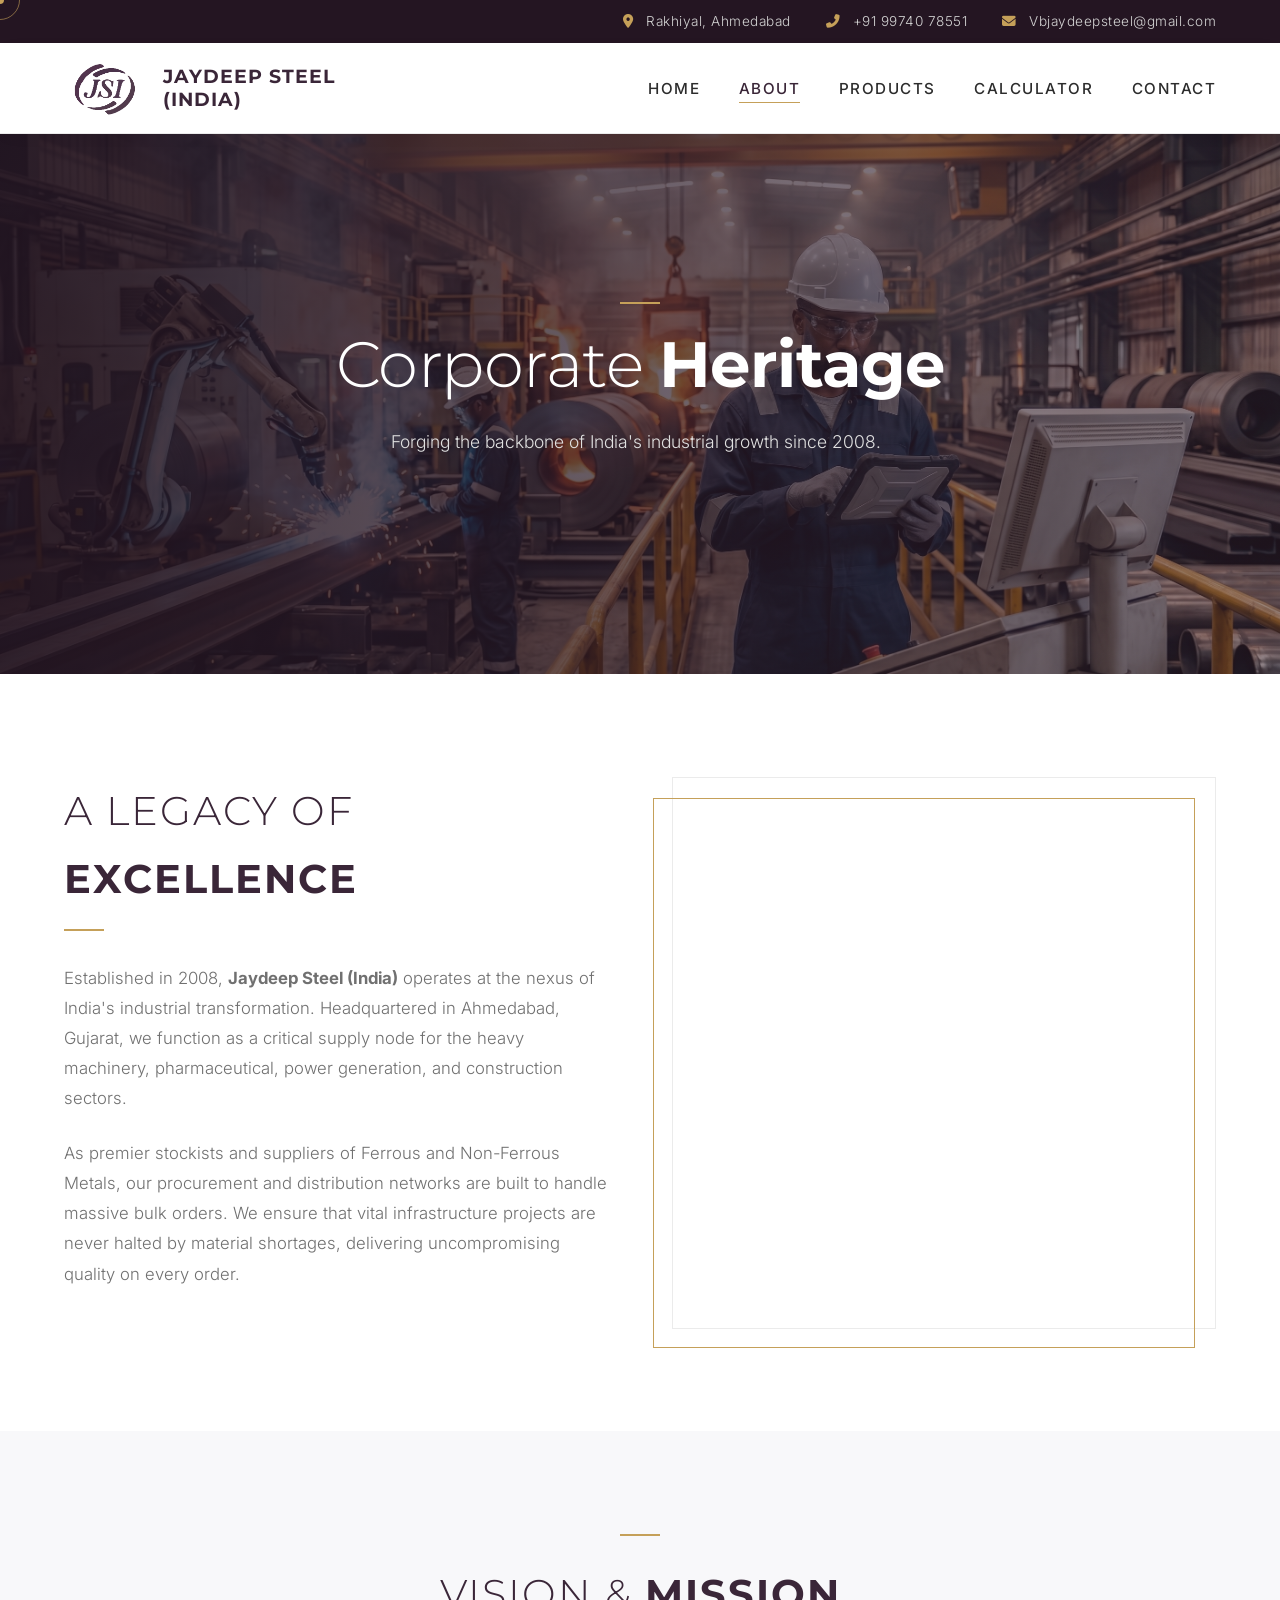
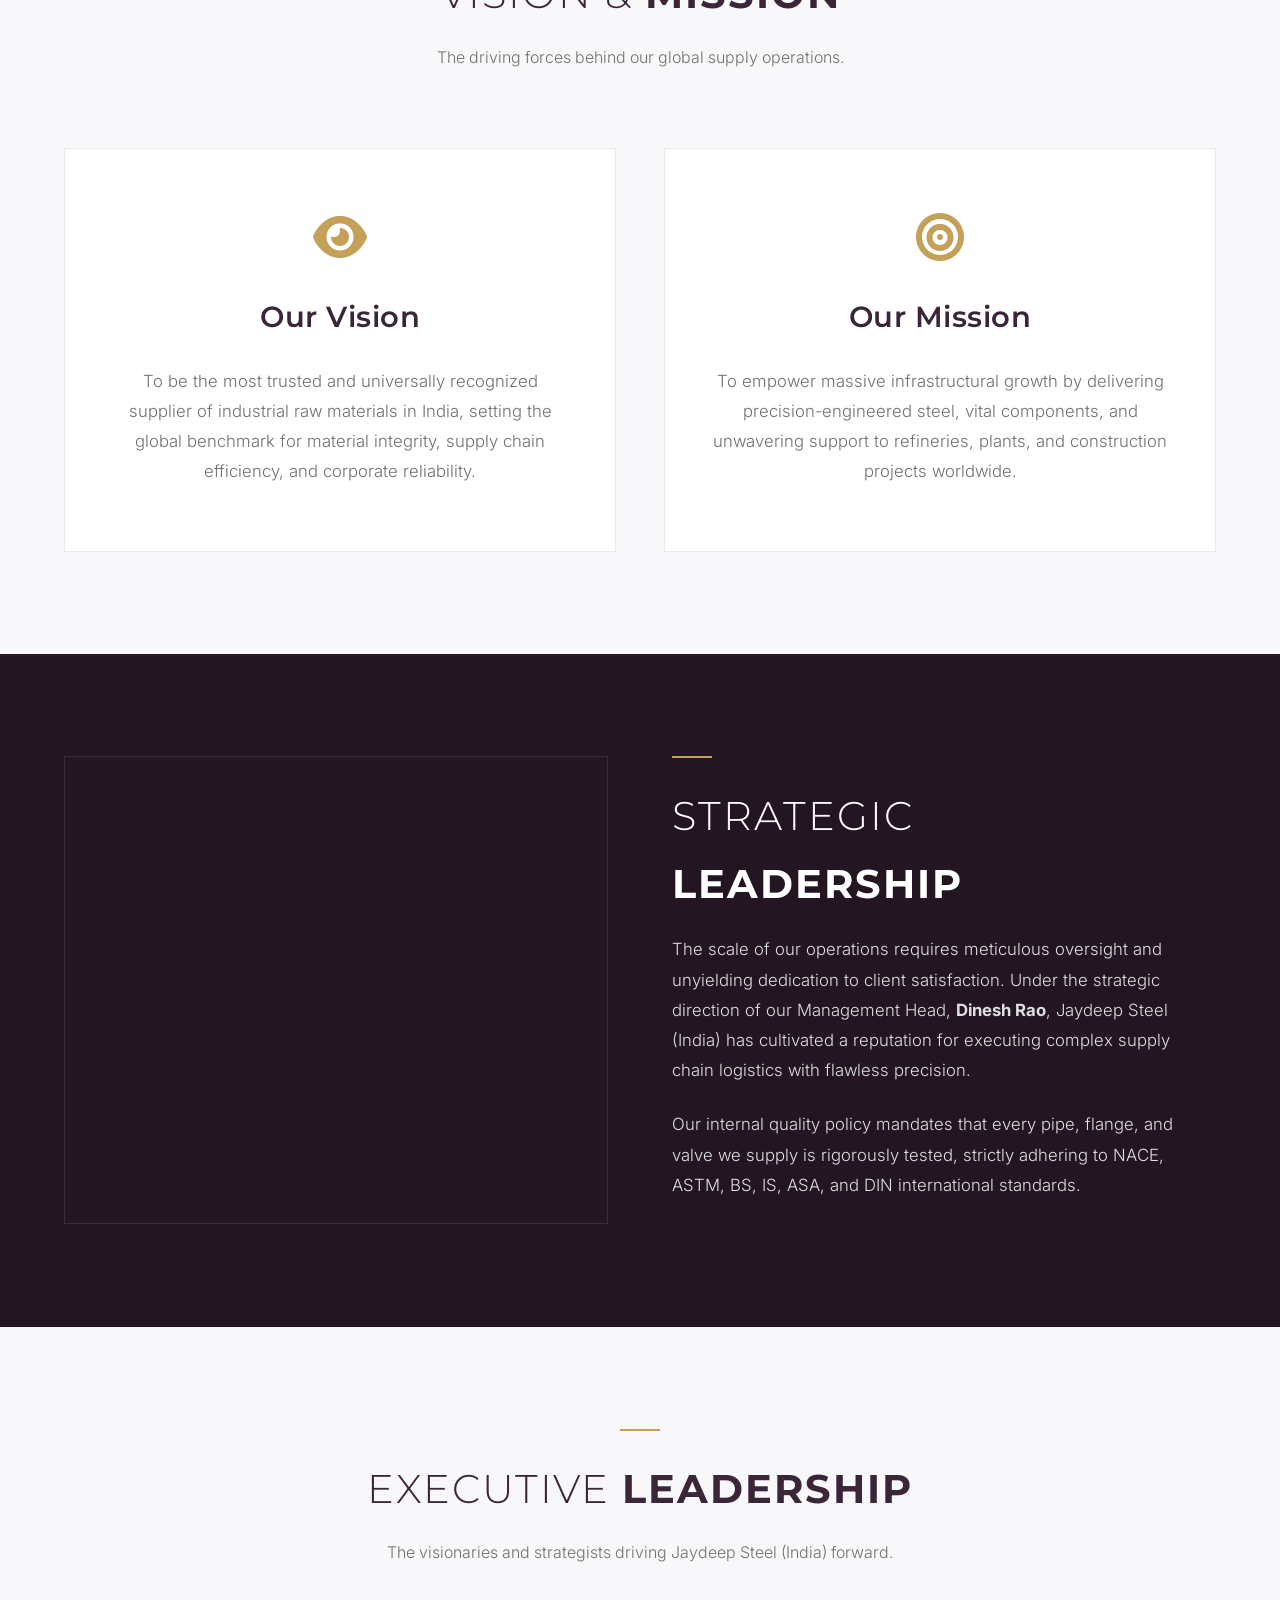
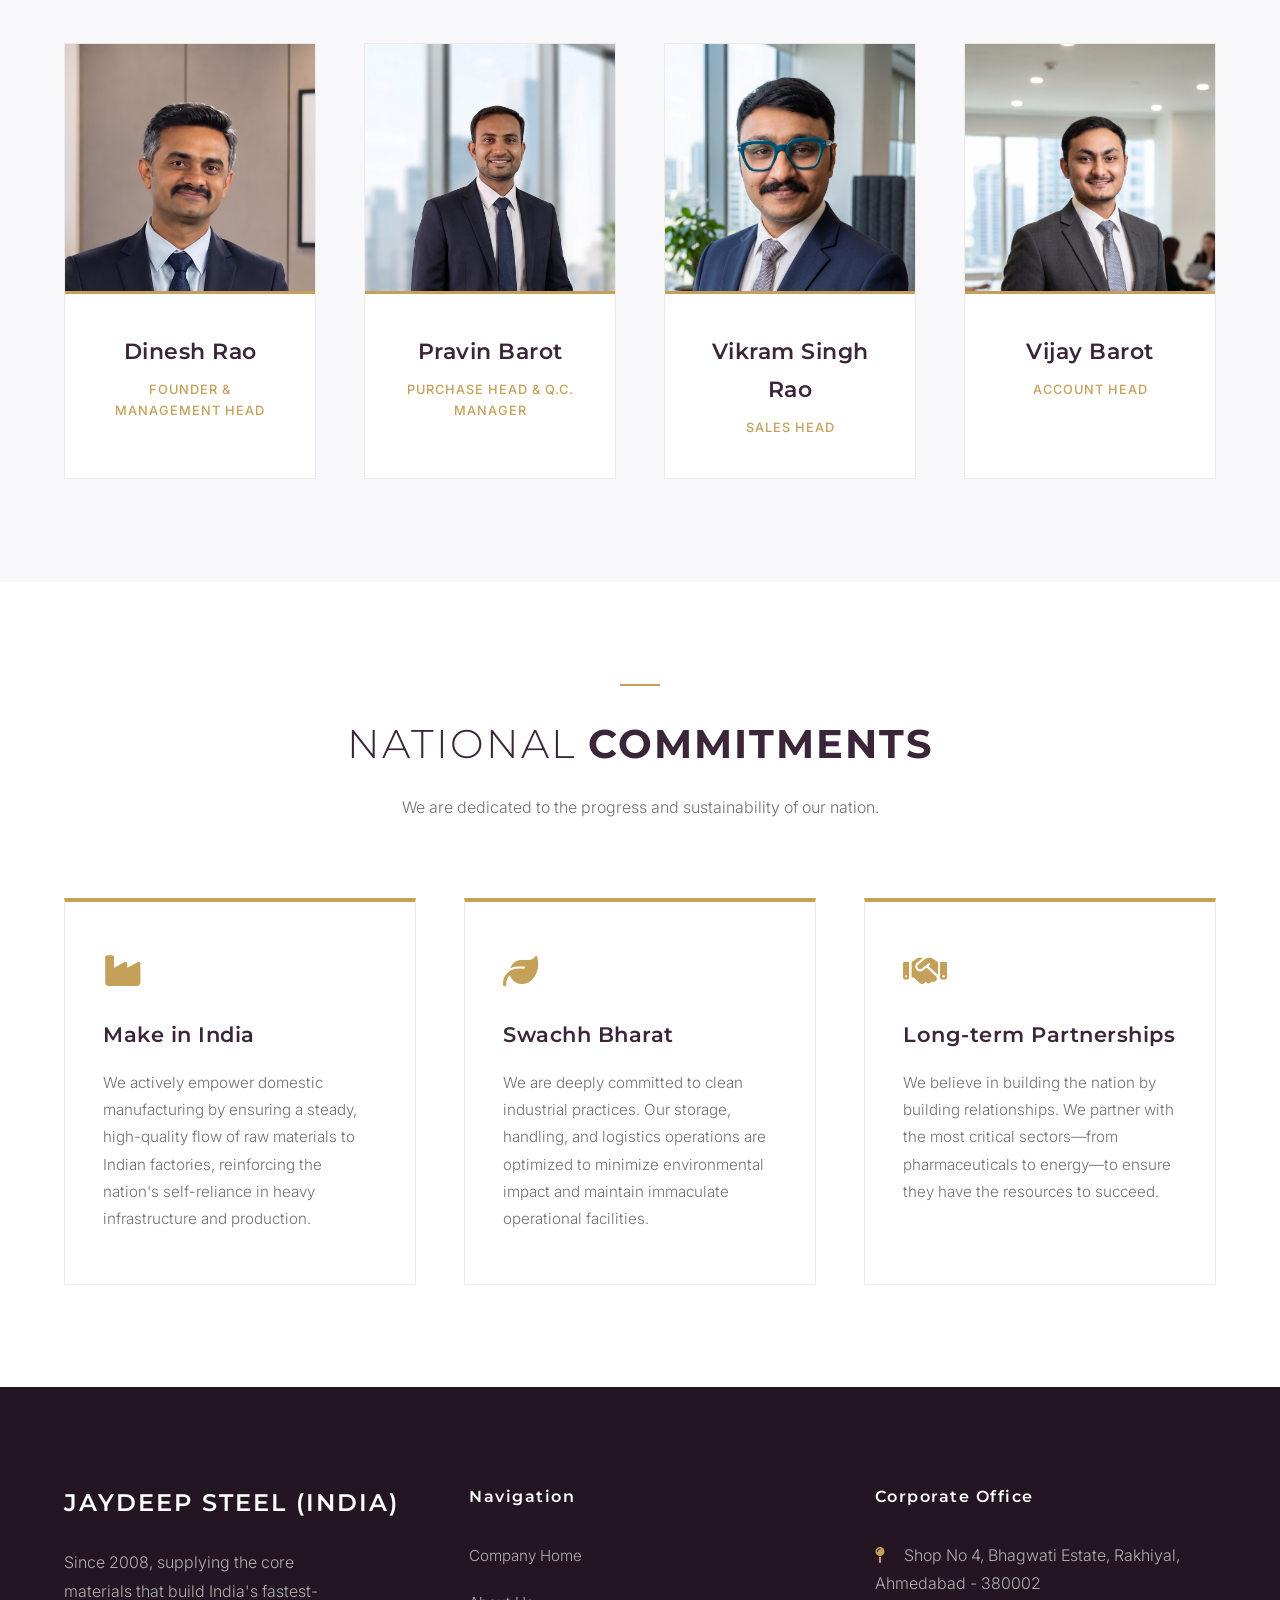
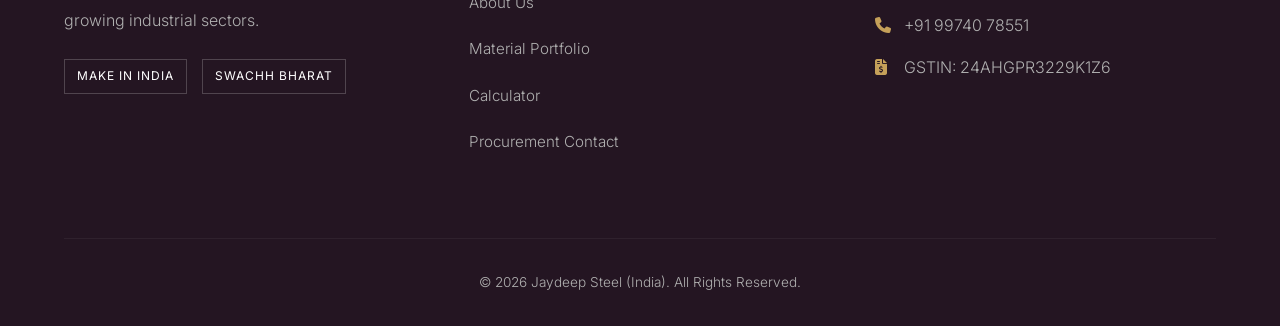
<file: about.html>
<!DOCTYPE html>
<html lang="en">
<head>
    <meta charset="UTF-8">
    <meta name="viewport" content="width=device-width, initial-scale=1.0">
    <title>Corporate Profile | Jaydeep Steel (India)</title>
    <link rel="stylesheet" href="https://cdnjs.cloudflare.com/ajax/libs/font-awesome/6.4.0/css/all.min.css">
    <link rel="stylesheet" href="styles.css">
</head>
<body>
    <div class="cursor-dot"></div>
    <div class="cursor-outline"></div>

    <div class="top-bar">
        <span><i class="fas fa-map-marker-alt"></i> Rakhiyal, Ahmedabad</span>
        <span><i class="fas fa-phone-alt"></i> +91 99740 78551</span>
        <span><i class="fas fa-envelope"></i> Vbjaydeepsteel@gmail.com</span>
    </div>
    
    <header>
        <nav>
            <a href="index.html" class="logo-link">
                <img src="edited-photo (1).png" alt="JSI Logo">
                <span class="logo-text">JAYDEEP STEEL<br>(INDIA)</span>
            </a>
            <div class="hamburger"><i class="fas fa-bars"></i></div>
            <ul class="nav-links">
                <li><a href="index.html">Home</a></li>
                <li><a href="about.html" class="active">About</a></li>
                <li><a href="products.html">Products</a></li>
                <li><a href="calculator.html">Calculator</a></li>
                <li><a href="contact.html">Contact</a></li>
            </ul>
        </nav>
    </header>

    <section class="hero" style="height: clamp(50vh, 60vh, 700px); background: url('hero2.png') center/cover no-repeat;">
        <div class="hero-content reveal visible" style="text-align: center; margin: 0 auto; max-width: 800px;">
            <div class="title-line" style="background-color: var(--accent-gold);"></div>
            <h1>Corporate <strong>Heritage</strong></h1>
            <p>Forging the backbone of India's industrial growth since 2008.</p>
        </div>
    </section>

    <section class="section">
        <div class="split-content">
            <div class="reveal">
                <h2 class="section-title" style="text-align: left;">A Legacy of <strong>Excellence</strong></h2>
                <div class="title-line" style="margin: 0 0 2rem 0;"></div>
                
                <p style="color: var(--text-muted); font-size: 1.05rem; margin-bottom: 1.5rem; font-weight: 300; line-height: 1.8;">Established in 2008, <strong>Jaydeep Steel (India)</strong> operates at the nexus of India's industrial transformation. Headquartered in Ahmedabad, Gujarat, we function as a critical supply node for the heavy machinery, pharmaceutical, power generation, and construction sectors.</p>
                <p style="color: var(--text-muted); font-size: 1.05rem; margin-bottom: 2.5rem; font-weight: 300; line-height: 1.8;">As premier stockists and suppliers of Ferrous and Non-Ferrous Metals, our procurement and distribution networks are built to handle massive bulk orders. We ensure that vital infrastructure projects are never halted by material shortages, delivering uncompromising quality on every order.</p>
            </div>
            
            <div class="reveal" style="height: 100%; min-height: clamp(350px, 50vh, 500px); background: url('https://images.unsplash.com/photo-1581091226825-a6a2a5aee158?auto=format&fit=crop&w=800&q=80') center/cover; position: relative; border: 1px solid var(--border-light); transition-delay: 0.3s;">
                <div style="position: absolute; bottom: -20px; left: -20px; width: 100%; height: 100%; border: 1px solid var(--accent-gold); z-index: -1;"></div>
            </div>
        </div>
    </section>

    <section class="section bg-alt">
        <div class="section-header reveal">
            <div class="title-line"></div>
            <h2 class="section-title">Vision & <strong>Mission</strong></h2>
            <p style="color: var(--text-muted); max-width: 600px; margin: 0 auto; font-weight: 300;">The driving forces behind our global supply operations.</p>
        </div>

        <div class="grid">
            <div class="card reveal" style="transition-delay: 0.1s; text-align: center; padding: clamp(3rem, 5vw, 4rem) clamp(2rem, 4vw, 3rem);">
                <i class="fas fa-eye card-icon" style="font-size: clamp(2.5rem, 4vw, 3rem); margin-bottom: 2rem;"></i>
                <h3 style="font-size: clamp(1.4rem, 3vw, 1.8rem); margin-bottom: 1.5rem;">Our Vision</h3>
                <p style="font-size: clamp(0.95rem, 2vw, 1.05rem);">To be the most trusted and universally recognized supplier of industrial raw materials in India, setting the global benchmark for material integrity, supply chain efficiency, and corporate reliability.</p>
            </div>

            <div class="card reveal" style="transition-delay: 0.3s; text-align: center; padding: clamp(3rem, 5vw, 4rem) clamp(2rem, 4vw, 3rem);">
                <i class="fas fa-bullseye card-icon" style="font-size: clamp(2.5rem, 4vw, 3rem); margin-bottom: 2rem;"></i>
                <h3 style="font-size: clamp(1.4rem, 3vw, 1.8rem); margin-bottom: 1.5rem;">Our Mission</h3>
                <p style="font-size: clamp(0.95rem, 2vw, 1.05rem);">To empower massive infrastructural growth by delivering precision-engineered steel, vital components, and unwavering support to refineries, plants, and construction projects worldwide.</p>
            </div>
        </div>
    </section>

    <section class="section dark-section">
        <div class="split-content">
            <div class="reveal" style="order: 2;">
                <div class="title-line" style="margin-left: 0;"></div>
                <h2 class="section-title" style="text-align: left;">Strategic <strong>Leadership</strong></h2>
                <p style="color: #E0E0E0; font-size: 1.05rem; margin-bottom: 1.5rem; font-weight: 300; line-height: 1.8;">The scale of our operations requires meticulous oversight and unyielding dedication to client satisfaction. Under the strategic direction of our Management Head, <strong>Dinesh Rao</strong>, Jaydeep Steel (India) has cultivated a reputation for executing complex supply chain logistics with flawless precision.</p>
                <p style="color: #E0E0E0; font-size: 1.05rem; margin-bottom: 1.5rem; font-weight: 300; line-height: 1.8;">Our internal quality policy mandates that every pipe, flange, and valve we supply is rigorously tested, strictly adhering to NACE, ASTM, BS, IS, ASA, and DIN international standards.</p>
            </div>
            
            <div class="reveal" style="order: 1; height: 100%; min-height: clamp(350px, 50vh, 400px); background: url('https://images.unsplash.com/photo-1552664730-d307ca884978?auto=format&fit=crop&w=800&q=80') center/cover; position: relative; border: 1px solid rgba(255,255,255,0.1); transition-delay: 0.3s;">
                </div>
        </div>
    </section>

    <section class="section bg-alt">
        <div class="section-header reveal">
            <div class="title-line"></div>
            <h2 class="section-title">Executive <strong>Leadership</strong></h2>
            <p style="color: var(--text-muted); max-width: 600px; margin: 0 auto; font-weight: 300;">The visionaries and strategists driving Jaydeep Steel (India) forward.</p>
        </div>

        <div class="grid" style="grid-template-columns: repeat(auto-fit, minmax(250px, 1fr));">
            
            <div class="product-card reveal" style="transition-delay: 0.1s;">
                <div class="product-img-container" style="border-bottom: 3px solid var(--accent-gold);">
                    <img src="founder.png" alt="Dinesh Rao - Founder">
                </div>
                <div class="product-content" style="text-align: center;">
                    <h3 style="margin-bottom: 0.2rem; font-size: 1.4rem;">Dinesh Rao</h3>
                    <span class="spec-highlight" style="border: none; margin-top: 5px; padding-top: 0; color: var(--accent-gold);">Founder & Management Head</span>
                </div>
            </div>

            <div class="product-card reveal" style="transition-delay: 0.2s;">
                <div class="product-img-container" style="border-bottom: 3px solid var(--accent-gold);">
                    <img src="Purchase head and Q C manager.png" alt="Pravin Barot - Purchase Head & QC Manager">
                </div>
                <div class="product-content" style="text-align: center;">
                    <h3 style="margin-bottom: 0.2rem; font-size: 1.4rem;">Pravin Barot</h3>
                    <span class="spec-highlight" style="border: none; margin-top: 5px; padding-top: 0; color: var(--accent-gold);">Purchase Head & Q.C. Manager</span>
                </div>
            </div>

            <div class="product-card reveal" style="transition-delay: 0.3s;">
                <div class="product-img-container" style="border-bottom: 3px solid var(--accent-gold);">
                    <img src="Sales head.png" alt="Vikram Singh Rao - Sales Head">
                </div>
                <div class="product-content" style="text-align: center;">
                    <h3 style="margin-bottom: 0.2rem; font-size: 1.4rem;">Vikram Singh Rao</h3>
                    <span class="spec-highlight" style="border: none; margin-top: 5px; padding-top: 0; color: var(--accent-gold);">Sales Head</span>
                </div>
            </div>

            <div class="product-card reveal" style="transition-delay: 0.4s;">
                <div class="product-img-container" style="border-bottom: 3px solid var(--accent-gold);">
                    <img src="Account head.png" alt="Vijay Barot - Account Head">
                </div>
                <div class="product-content" style="text-align: center;">
                    <h3 style="margin-bottom: 0.2rem; font-size: 1.4rem;">Vijay Barot</h3>
                    <span class="spec-highlight" style="border: none; margin-top: 5px; padding-top: 0; color: var(--accent-gold);">Account Head</span>
                </div>
            </div>

        </div>
    </section>

    <section class="section">
        <div class="section-header reveal">
            <div class="title-line"></div>
            <h2 class="section-title">National <strong>Commitments</strong></h2>
            <p style="color: var(--text-muted); max-width: 600px; margin: 0 auto; font-weight: 300;">We are dedicated to the progress and sustainability of our nation.</p>
        </div>

        <div class="grid">
            <div class="card reveal" style="transition-delay: 0.1s; border-top: 4px solid var(--accent-gold);">
                <i class="fas fa-industry card-icon"></i>
                <h3>Make in India</h3>
                <p>We actively empower domestic manufacturing by ensuring a steady, high-quality flow of raw materials to Indian factories, reinforcing the nation's self-reliance in heavy infrastructure and production.</p>
            </div>
            <div class="card reveal" style="transition-delay: 0.3s; border-top: 4px solid var(--accent-gold);">
                <i class="fas fa-leaf card-icon"></i>
                <h3>Swachh Bharat</h3>
                <p>We are deeply committed to clean industrial practices. Our storage, handling, and logistics operations are optimized to minimize environmental impact and maintain immaculate operational facilities.</p>
            </div>
            <div class="card reveal" style="transition-delay: 0.5s; border-top: 4px solid var(--accent-gold);">
                <i class="fas fa-handshake card-icon"></i>
                <h3>Long-term Partnerships</h3>
                <p>We believe in building the nation by building relationships. We partner with the most critical sectors—from pharmaceuticals to energy—to ensure they have the resources to succeed.</p>
            </div>
        </div>
    </section>

    <footer>
        <div class="footer-grid">
            <div class="footer-brand">
                <h2>JAYDEEP STEEL (INDIA)</h2>
                <p style="font-weight: 300; max-width: 300px; line-height: 1.8;">Since 2008, supplying the core materials that build India's fastest-growing industrial sectors.</p>
                <div style="margin-top: 25px; display: flex; flex-wrap: wrap; gap: 15px;">
                    <span style="border: 1px solid rgba(255,255,255,0.2); padding: 6px 12px; font-size: 0.75rem; letter-spacing: 1px; color: #fff;">MAKE IN INDIA</span>
                    <span style="border: 1px solid rgba(255,255,255,0.2); padding: 6px 12px; font-size: 0.75rem; letter-spacing: 1px; color: #fff;">SWACHH BHARAT</span>
                </div>
            </div>
            <div class="footer-col">
                <h4>Navigation</h4>
                <ul>
                    <li><a href="index.html">Company Home</a></li>
                    <li><a href="about.html" class="active">About Us</a></li>
                    <li><a href="products.html">Material Portfolio</a></li>
                    <li><a href="calculator.html">Calculator</a></li>
                    <li><a href="contact.html">Procurement Contact</a></li>
                </ul>
            </div>
            <div class="footer-col">
                <h4>Corporate Office</h4>
                <p style="margin-bottom: 15px; font-weight: 300;"><i class="fas fa-map-pin" style="color: var(--accent-gold); width: 25px;"></i> Shop No 4, Bhagwati Estate, Rakhiyal, Ahmedabad - 380002</p>
                <p style="margin-bottom: 15px; font-weight: 300;"><i class="fas fa-phone" style="color: var(--accent-gold); width: 25px;"></i> +91 99740 78551</p>
                <p style="font-weight: 300;"><i class="fas fa-file-invoice-dollar" style="color: var(--accent-gold); width: 25px;"></i> GSTIN: 24AHGPR3229K1Z6</p>
            </div>
        </div>
        <div class="footer-bottom">
            <p>© 2026 Jaydeep Steel (India). All Rights Reserved.</p>
        </div>
    </footer>

    <script src="script.js"></script>
</body>
</html>
</file>
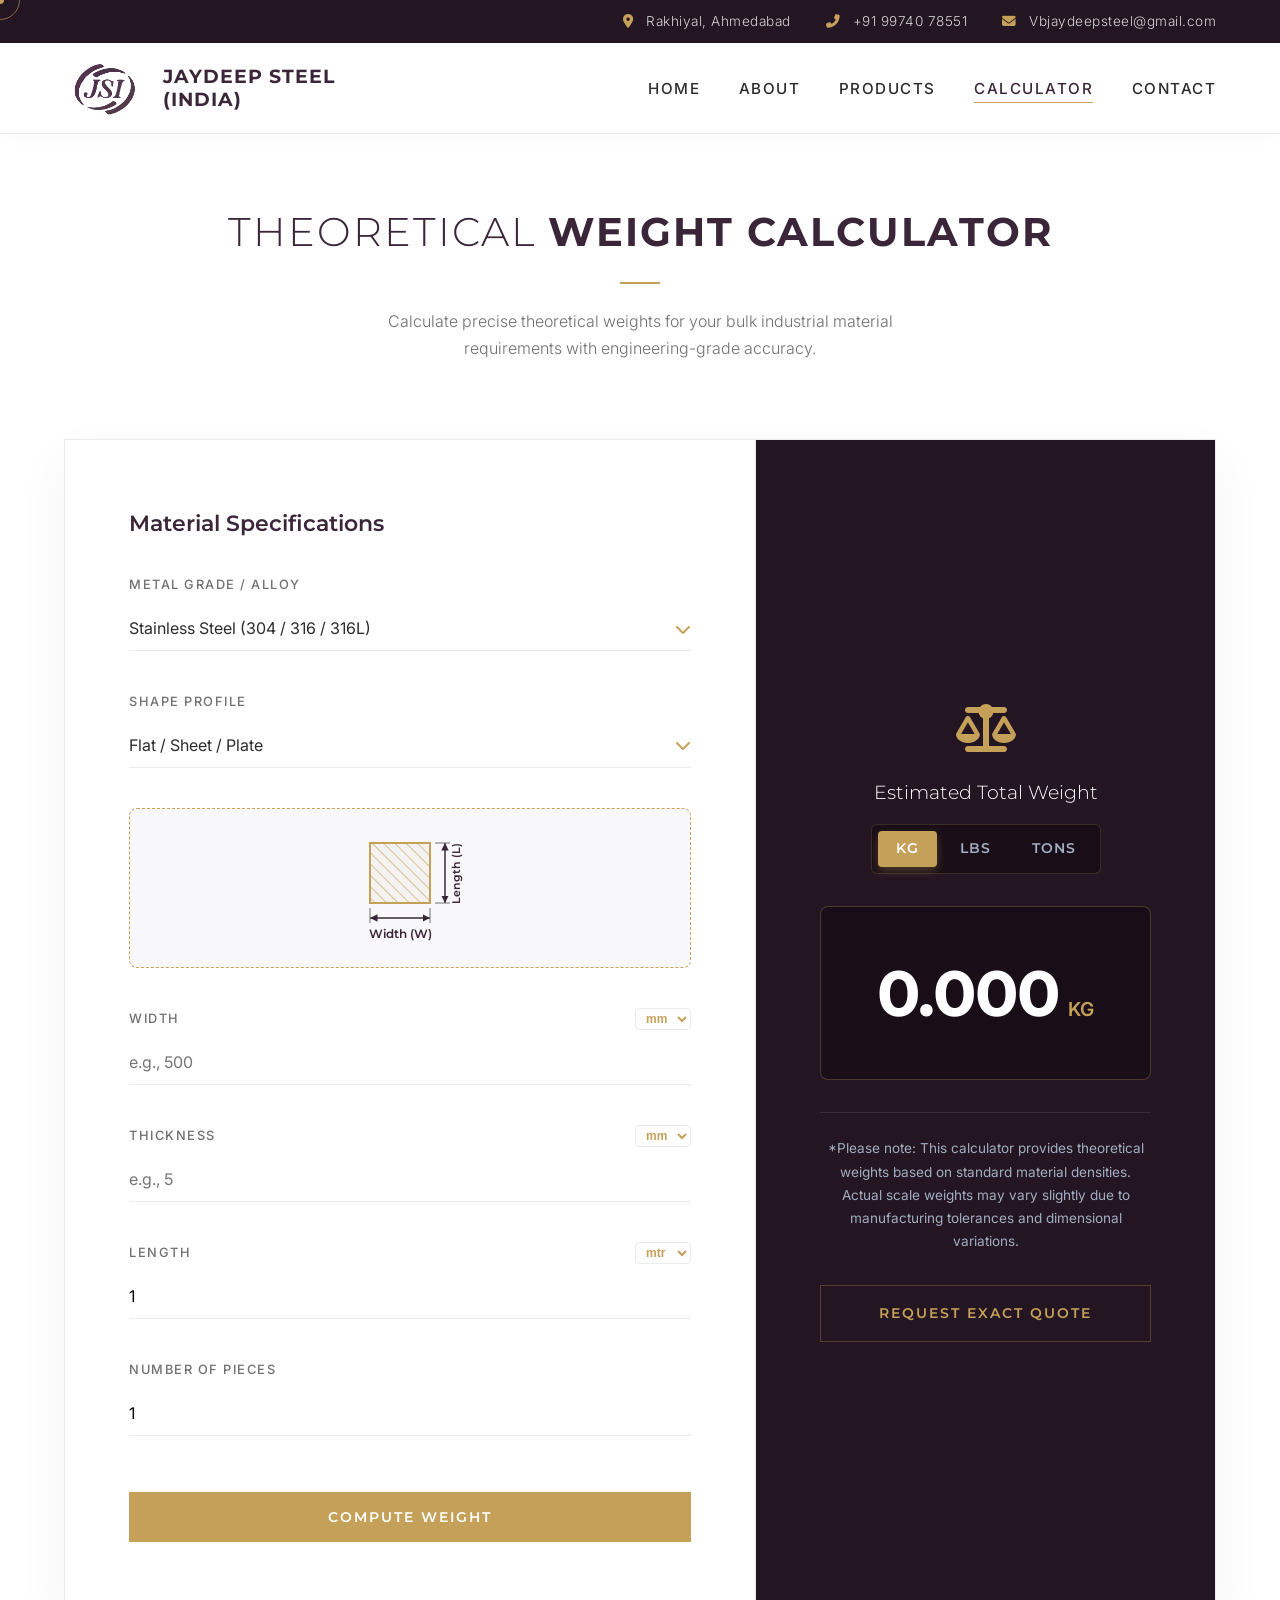
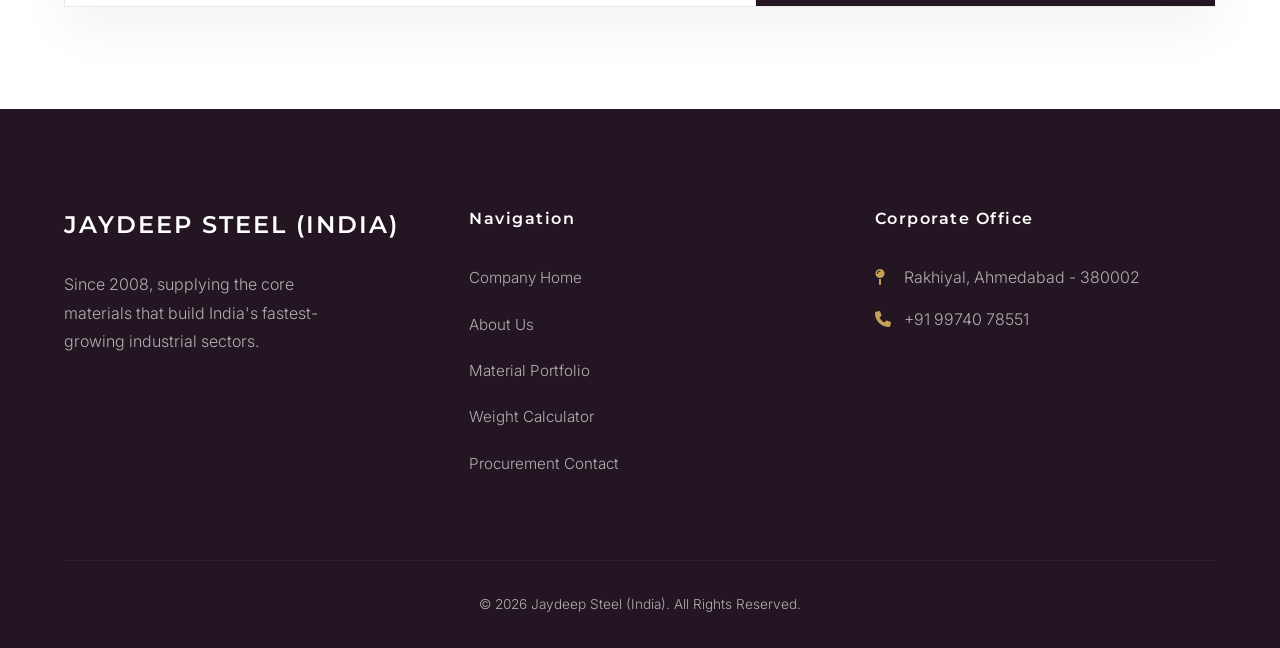
<file: calculator.html>
<!DOCTYPE html>
<html lang="en">
<head>
    <meta charset="UTF-8">
    <meta name="viewport" content="width=device-width, initial-scale=1.0">
    <title>Metal Weight Calculator | Jaydeep Steel (India)</title>
    <link rel="stylesheet" href="https://cdnjs.cloudflare.com/ajax/libs/font-awesome/6.4.0/css/all.min.css">
    <link rel="stylesheet" href="styles.css">
</head>
<body>
    <div class="cursor-dot"></div>
    <div class="cursor-outline"></div>

    <div class="top-bar">
        <span><i class="fas fa-map-marker-alt"></i> Rakhiyal, Ahmedabad</span>
        <span><i class="fas fa-phone-alt"></i> +91 99740 78551</span>
        <span><i class="fas fa-envelope"></i> Vbjaydeepsteel@gmail.com</span>
    </div>
    
    <header>
        <nav>
            <a href="index.html" class="logo-link">
                <img src="edited-photo (1).png" alt="JSI Logo">
                <span class="logo-text">JAYDEEP STEEL<br>(INDIA)</span>
            </a>
            <div class="hamburger"><i class="fas fa-bars"></i></div>
            <ul class="nav-links">
                <li><a href="index.html">Home</a></li>
                <li><a href="about.html">About</a></li>
                <li><a href="products.html">Products</a></li>
                <li><a href="calculator.html" class="active">Calculator</a></li>
                <li><a href="contact.html">Contact</a></li>
            </ul>
        </nav>
    </header>

    <section class="section" style="padding-top: 4rem;">
        <div class="section-header reveal visible">
            <h2 class="section-title">Theoretical <strong>Weight Calculator</strong></h2>
            <div class="title-line"></div>
            <p style="color: var(--text-muted); font-weight: 300; max-width: 600px; margin: 0 auto;">Calculate precise theoretical weights for your bulk industrial material requirements with engineering-grade accuracy.</p>
        </div>

        <div class="calculator-container reveal">
            <div class="calc-panel inputs-panel">
                <h3 style="margin-bottom: 2rem; font-size: 1.4rem;">Material Specifications</h3>
                
                <div class="input-group">
                    <label>Metal Grade / Alloy</label>
                    <div class="select-wrapper">
                        <select id="metal-type">
                            <option value="7.85">Mild / Carbon Steel</option>
                            <option value="7.93" selected>Stainless Steel (304 / 316 / 316L)</option>
                            <option value="7.75">Stainless Steel (410 / 420 / 430)</option>
                        </select>
                        <i class="fas fa-chevron-down"></i>
                    </div>
                </div>

                <div class="input-group">
                    <label>Shape Profile</label>
                    <div class="select-wrapper">
                        <select id="metal-shape">
                            <option value="flat" selected>Flat / Sheet / Plate</option>
                            <option value="round">Round Bar</option>
                            <option value="pipe">Pipe / Tube</option>
                            <option value="angle">Angle</option>
                        </select>
                        <i class="fas fa-chevron-down"></i>
                    </div>
                </div>

                <div class="shape-visualizer">
                    <svg width="0" height="0" style="position: absolute;">
                        <defs>
                            <pattern id="hatch" patternUnits="userSpaceOnUse" width="8" height="8" patternTransform="rotate(-45)">
                                <rect width="8" height="8" fill="rgba(197, 160, 89, 0.05)"/>
                                <line x1="0" y1="0" x2="0" y2="8" stroke="var(--accent-gold)" stroke-width="1.5" opacity="0.8" />
                            </pattern>
                            <marker id="arrow-start" viewBox="0 0 10 10" refX="0" refY="5" markerWidth="5" markerHeight="5" orient="auto">
                                <path d="M 10 0 L 0 5 L 10 10 z" fill="var(--primary-plum)" />
                            </marker>
                            <marker id="arrow-end" viewBox="0 0 10 10" refX="10" refY="5" markerWidth="5" markerHeight="5" orient="auto">
                                <path d="M 0 0 L 10 5 L 0 10 z" fill="var(--primary-plum)" />
                            </marker>
                        </defs>
                    </svg>

                    <svg id="svg-flat" viewBox="0 0 130 120" class="shape-svg">
                        <rect x="25" y="15" width="60" height="60" fill="url(#hatch)" stroke="var(--accent-gold)" stroke-width="2"/>
                        <line x1="25" y1="90" x2="85" y2="90" stroke="var(--primary-plum)" stroke-width="1.5" marker-start="url(#arrow-start)" marker-end="url(#arrow-end)"/>
                        <line x1="25" y1="80" x2="25" y2="95" stroke="var(--text-muted)" stroke-width="1"/>
                        <line x1="85" y1="80" x2="85" y2="95" stroke="var(--text-muted)" stroke-width="1"/>
                        <text x="55" y="110" fill="var(--primary-plum)" font-family="Montserrat" font-size="12" font-weight="600" text-anchor="middle">Width (W)</text>
                        <line x1="100" y1="15" x2="100" y2="75" stroke="var(--primary-plum)" stroke-width="1.5" marker-start="url(#arrow-start)" marker-end="url(#arrow-end)"/>
                        <line x1="90" y1="15" x2="105" y2="15" stroke="var(--text-muted)" stroke-width="1"/>
                        <line x1="90" y1="75" x2="105" y2="75" stroke="var(--text-muted)" stroke-width="1"/>
                        <text x="115" y="45" transform="rotate(-90 115 45)" fill="var(--primary-plum)" font-family="Montserrat" font-size="11" font-weight="600" text-anchor="middle">Length (L)</text>
                    </svg>

                    <svg id="svg-round" viewBox="0 0 120 120" class="shape-svg" style="display: none;">
                        <circle cx="60" cy="50" r="40" fill="url(#hatch)" stroke="var(--accent-gold)" stroke-width="2"/>
                        <line x1="20" y1="50" x2="100" y2="50" stroke="var(--primary-plum)" stroke-width="1.5" marker-start="url(#arrow-start)" marker-end="url(#arrow-end)"/>
                        <text x="60" y="44" fill="var(--primary-plum)" font-family="Montserrat" font-size="12" font-weight="600" text-anchor="middle">Diameter (D)</text>
                        <line x1="60" y1="45" x2="60" y2="55" stroke="var(--primary-plum)" stroke-width="1" opacity="0.5"/>
                    </svg>

                    <svg id="svg-pipe" viewBox="0 0 120 120" class="shape-svg" style="display: none;">
                        <circle cx="60" cy="50" r="45" fill="url(#hatch)" stroke="var(--accent-gold)" stroke-width="2"/>
                        <circle cx="60" cy="50" r="28" fill="var(--bg-alt)" stroke="var(--accent-gold)" stroke-width="2"/>
                        <line x1="15" y1="50" x2="105" y2="50" stroke="var(--primary-plum)" stroke-width="1.5" marker-start="url(#arrow-start)" marker-end="url(#arrow-end)"/>
                        <text x="60" y="44" fill="var(--primary-plum)" font-family="Montserrat" font-size="11" font-weight="600" text-anchor="middle">Outer Dia (OD)</text>
                        <line x1="60" y1="45" x2="60" y2="55" stroke="var(--primary-plum)" stroke-width="1" opacity="0.5"/>
                        <line x1="60" y1="5" x2="60" y2="22" stroke="var(--primary-plum)" stroke-width="1.5" marker-start="url(#arrow-start)" marker-end="url(#arrow-end)"/>
                        <text x="66" y="17" fill="var(--primary-plum)" font-family="Montserrat" font-size="11" font-weight="600">WT</text>
                    </svg>

                    <svg id="svg-angle" viewBox="0 0 130 130" class="shape-svg" style="display: none;">
                        <path d="M 35 15 L 50 15 L 50 80 L 95 80 L 95 95 L 35 95 Z" fill="url(#hatch)" stroke="var(--accent-gold)" stroke-width="2"/>
                        <line x1="20" y1="15" x2="20" y2="95" stroke="var(--primary-plum)" stroke-width="1.5" marker-start="url(#arrow-start)" marker-end="url(#arrow-end)"/>
                        <line x1="15" y1="15" x2="30" y2="15" stroke="var(--text-muted)" stroke-width="1"/>
                        <line x1="15" y1="95" x2="30" y2="95" stroke="var(--text-muted)" stroke-width="1"/>
                        <text x="12" y="55" transform="rotate(-90 12 55)" fill="var(--primary-plum)" font-family="Montserrat" font-size="11" font-weight="600" text-anchor="middle">Leg A</text>
                        <line x1="35" y1="110" x2="95" y2="110" stroke="var(--primary-plum)" stroke-width="1.5" marker-start="url(#arrow-start)" marker-end="url(#arrow-end)"/>
                        <line x1="35" y1="100" x2="35" y2="115" stroke="var(--text-muted)" stroke-width="1"/>
                        <line x1="95" y1="100" x2="95" y2="115" stroke="var(--text-muted)" stroke-width="1"/>
                        <text x="65" y="105" fill="var(--primary-plum)" font-family="Montserrat" font-size="11" font-weight="600" text-anchor="middle">Leg B</text>
                        <line x1="110" y1="80" x2="110" y2="95" stroke="var(--primary-plum)" stroke-width="1.5" marker-start="url(#arrow-start)" marker-end="url(#arrow-end)"/>
                        <line x1="100" y1="80" x2="115" y2="80" stroke="var(--text-muted)" stroke-width="1"/>
                        <line x1="100" y1="95" x2="115" y2="95" stroke="var(--text-muted)" stroke-width="1"/>
                        <text x="115" y="90" fill="var(--primary-plum)" font-family="Montserrat" font-size="10" font-weight="600" text-anchor="start">T</text>
                    </svg>
                </div>

                <div id="dim-diameter" class="input-group dynamic-input" style="display: none;">
                    <div style="display: flex; justify-content: space-between; align-items: center; margin-bottom: 10px;">
                        <label style="margin-bottom: 0;">Diameter</label>
                        <select id="unit-diameter" style="padding: 2px 6px; border: 1px solid var(--border-light); background: transparent; color: var(--accent-gold); font-size: 0.75rem; border-radius: 4px; outline: none; cursor: pointer; font-weight: 600;">
                            <option value="mm" selected>mm</option>
                            <option value="mtr">mtr</option>
                        </select>
                    </div>
                    <input type="number" id="val-diameter" placeholder="e.g., 25" min="0" step="any">
                </div>

                <div id="dim-width" class="input-group dynamic-input">
                    <div style="display: flex; justify-content: space-between; align-items: center; margin-bottom: 10px;">
                        <label style="margin-bottom: 0;">Width</label>
                        <select id="unit-width" style="padding: 2px 6px; border: 1px solid var(--border-light); background: transparent; color: var(--accent-gold); font-size: 0.75rem; border-radius: 4px; outline: none; cursor: pointer; font-weight: 600;">
                            <option value="mm" selected>mm</option>
                            <option value="mtr">mtr</option>
                        </select>
                    </div>
                    <input type="number" id="val-width" placeholder="e.g., 500" min="0" step="any">
                </div>

                <div id="dim-lega" class="input-group dynamic-input" style="display: none;">
                    <div style="display: flex; justify-content: space-between; align-items: center; margin-bottom: 10px;">
                        <label style="margin-bottom: 0;">Leg A Length</label>
                        <select id="unit-lega" style="padding: 2px 6px; border: 1px solid var(--border-light); background: transparent; color: var(--accent-gold); font-size: 0.75rem; border-radius: 4px; outline: none; cursor: pointer; font-weight: 600;">
                            <option value="mm" selected>mm</option>
                            <option value="mtr">mtr</option>
                        </select>
                    </div>
                    <input type="number" id="val-lega" placeholder="e.g., 50" min="0" step="any">
                </div>

                <div id="dim-legb" class="input-group dynamic-input" style="display: none;">
                    <div style="display: flex; justify-content: space-between; align-items: center; margin-bottom: 10px;">
                        <label style="margin-bottom: 0;">Leg B Length</label>
                        <select id="unit-legb" style="padding: 2px 6px; border: 1px solid var(--border-light); background: transparent; color: var(--accent-gold); font-size: 0.75rem; border-radius: 4px; outline: none; cursor: pointer; font-weight: 600;">
                            <option value="mm" selected>mm</option>
                            <option value="mtr">mtr</option>
                        </select>
                    </div>
                    <input type="number" id="val-legb" placeholder="e.g., 50" min="0" step="any">
                </div>

                <div id="dim-thickness" class="input-group dynamic-input">
                    <div style="display: flex; justify-content: space-between; align-items: center; margin-bottom: 10px;">
                        <label style="margin-bottom: 0;">Thickness</label>
                        <select id="unit-thickness" style="padding: 2px 6px; border: 1px solid var(--border-light); background: transparent; color: var(--accent-gold); font-size: 0.75rem; border-radius: 4px; outline: none; cursor: pointer; font-weight: 600;">
                            <option value="mm" selected>mm</option>
                            <option value="mtr">mtr</option>
                        </select>
                    </div>
                    <input type="number" id="val-thickness" placeholder="e.g., 5" min="0" step="any">
                </div>

                <div id="dim-od" class="input-group dynamic-input" style="display: none;">
                    <div style="display: flex; justify-content: space-between; align-items: center; margin-bottom: 10px;">
                        <label style="margin-bottom: 0;">Outer Diameter (OD)</label>
                        <select id="unit-od" style="padding: 2px 6px; border: 1px solid var(--border-light); background: transparent; color: var(--accent-gold); font-size: 0.75rem; border-radius: 4px; outline: none; cursor: pointer; font-weight: 600;">
                            <option value="mm" selected>mm</option>
                            <option value="mtr">mtr</option>
                        </select>
                    </div>
                    <input type="number" id="val-od" placeholder="e.g., 100" min="0" step="any">
                </div>

                <div id="dim-wall" class="input-group dynamic-input" style="display: none;">
                    <div style="display: flex; justify-content: space-between; align-items: center; margin-bottom: 10px;">
                        <label style="margin-bottom: 0;">Wall Thickness (WT)</label>
                        <select id="unit-wall" style="padding: 2px 6px; border: 1px solid var(--border-light); background: transparent; color: var(--accent-gold); font-size: 0.75rem; border-radius: 4px; outline: none; cursor: pointer; font-weight: 600;">
                            <option value="mm" selected>mm</option>
                            <option value="mtr">mtr</option>
                        </select>
                    </div>
                    <input type="number" id="val-wall" placeholder="e.g., 3" min="0" step="any">
                </div>

                <div class="input-group">
                    <div style="display: flex; justify-content: space-between; align-items: center; margin-bottom: 10px;">
                        <label style="margin-bottom: 0;">Length</label>
                        <select id="unit-length" style="padding: 2px 6px; border: 1px solid var(--border-light); background: transparent; color: var(--accent-gold); font-size: 0.75rem; border-radius: 4px; outline: none; cursor: pointer; font-weight: 600;">
                            <option value="mm">mm</option>
                            <option value="mtr" selected>mtr</option>
                        </select>
                    </div>
                    <input type="number" id="val-length" placeholder="e.g., 6" value="1" min="0" step="any">
                </div>

                <div class="input-group">
                    <label>Number of Pieces</label>
                    <input type="number" id="val-pieces" placeholder="e.g., 10" value="1" min="1" step="1">
                </div>

                <button id="calculate-btn" class="btn" style="width: 100%; justify-content: center; margin-top: 1rem;">Compute Weight</button>
            </div>

            <div class="calc-panel result-panel">
                <i class="fas fa-balance-scale" style="font-size: 3rem; color: var(--accent-gold); margin-bottom: 1.5rem;"></i>
                <h3 style="color: #fff; margin-bottom: 1rem; font-size: 1.2rem; font-weight: 300;">Estimated Total Weight</h3>
                
                <div class="unit-toggle">
                    <input type="radio" id="unit-kg" name="weight-unit" value="kg" checked>
                    <label for="unit-kg">KG</label>
                    
                    <input type="radio" id="unit-lbs" name="weight-unit" value="lbs">
                    <label for="unit-lbs">LBS</label>
                    
                    <input type="radio" id="unit-mt" name="weight-unit" value="mt">
                    <label for="unit-mt">TONS</label>
                </div>
                
                <div class="weight-display">
                    <span id="final-weight">0.000</span>
                    <span class="unit" id="display-unit-label">KG</span>
                </div>
                
                <p style="color: #A0AEC0; font-size: 0.85rem; margin-top: 2rem; border-top: 1px solid rgba(255,255,255,0.1); padding-top: 1.5rem;">
                    *Please note: This calculator provides theoretical weights based on standard material densities. Actual scale weights may vary slightly due to manufacturing tolerances and dimensional variations.
                </p>

                <a href="contact.html" class="btn" style="background: transparent; color: var(--accent-gold); width: 100%; justify-content: center; margin-top: 2rem; border-color: rgba(197, 160, 89, 0.3);">Request Exact Quote</a>
            </div>
        </div>
    </section>

    <footer>
        <div class="footer-grid">
            <div class="footer-brand">
                <h2>JAYDEEP STEEL (INDIA)</h2>
                <p style="font-weight: 300; max-width: 300px; line-height: 1.8;">Since 2008, supplying the core materials that build India's fastest-growing industrial sectors.</p>
            </div>
            <div class="footer-col">
                <h4>Navigation</h4>
                <ul>
                    <li><a href="index.html">Company Home</a></li>
                    <li><a href="about.html">About Us</a></li>
                    <li><a href="products.html">Material Portfolio</a></li>
                    <li><a href="calculator.html">Weight Calculator</a></li>
                    <li><a href="contact.html">Procurement Contact</a></li>
                </ul>
            </div>
            <div class="footer-col">
                <h4>Corporate Office</h4>
                <p style="margin-bottom: 15px; font-weight: 300;"><i class="fas fa-map-pin" style="color: var(--accent-gold); width: 25px;"></i> Rakhiyal, Ahmedabad - 380002</p>
                <p style="margin-bottom: 15px; font-weight: 300;"><i class="fas fa-phone" style="color: var(--accent-gold); width: 25px;"></i> +91 99740 78551</p>
            </div>
        </div>
        <div class="footer-bottom">
            <p>© 2026 Jaydeep Steel (India). All Rights Reserved.</p>
        </div>
    </footer>

    <script src="script.js"></script>
</body>
</html>
</file>
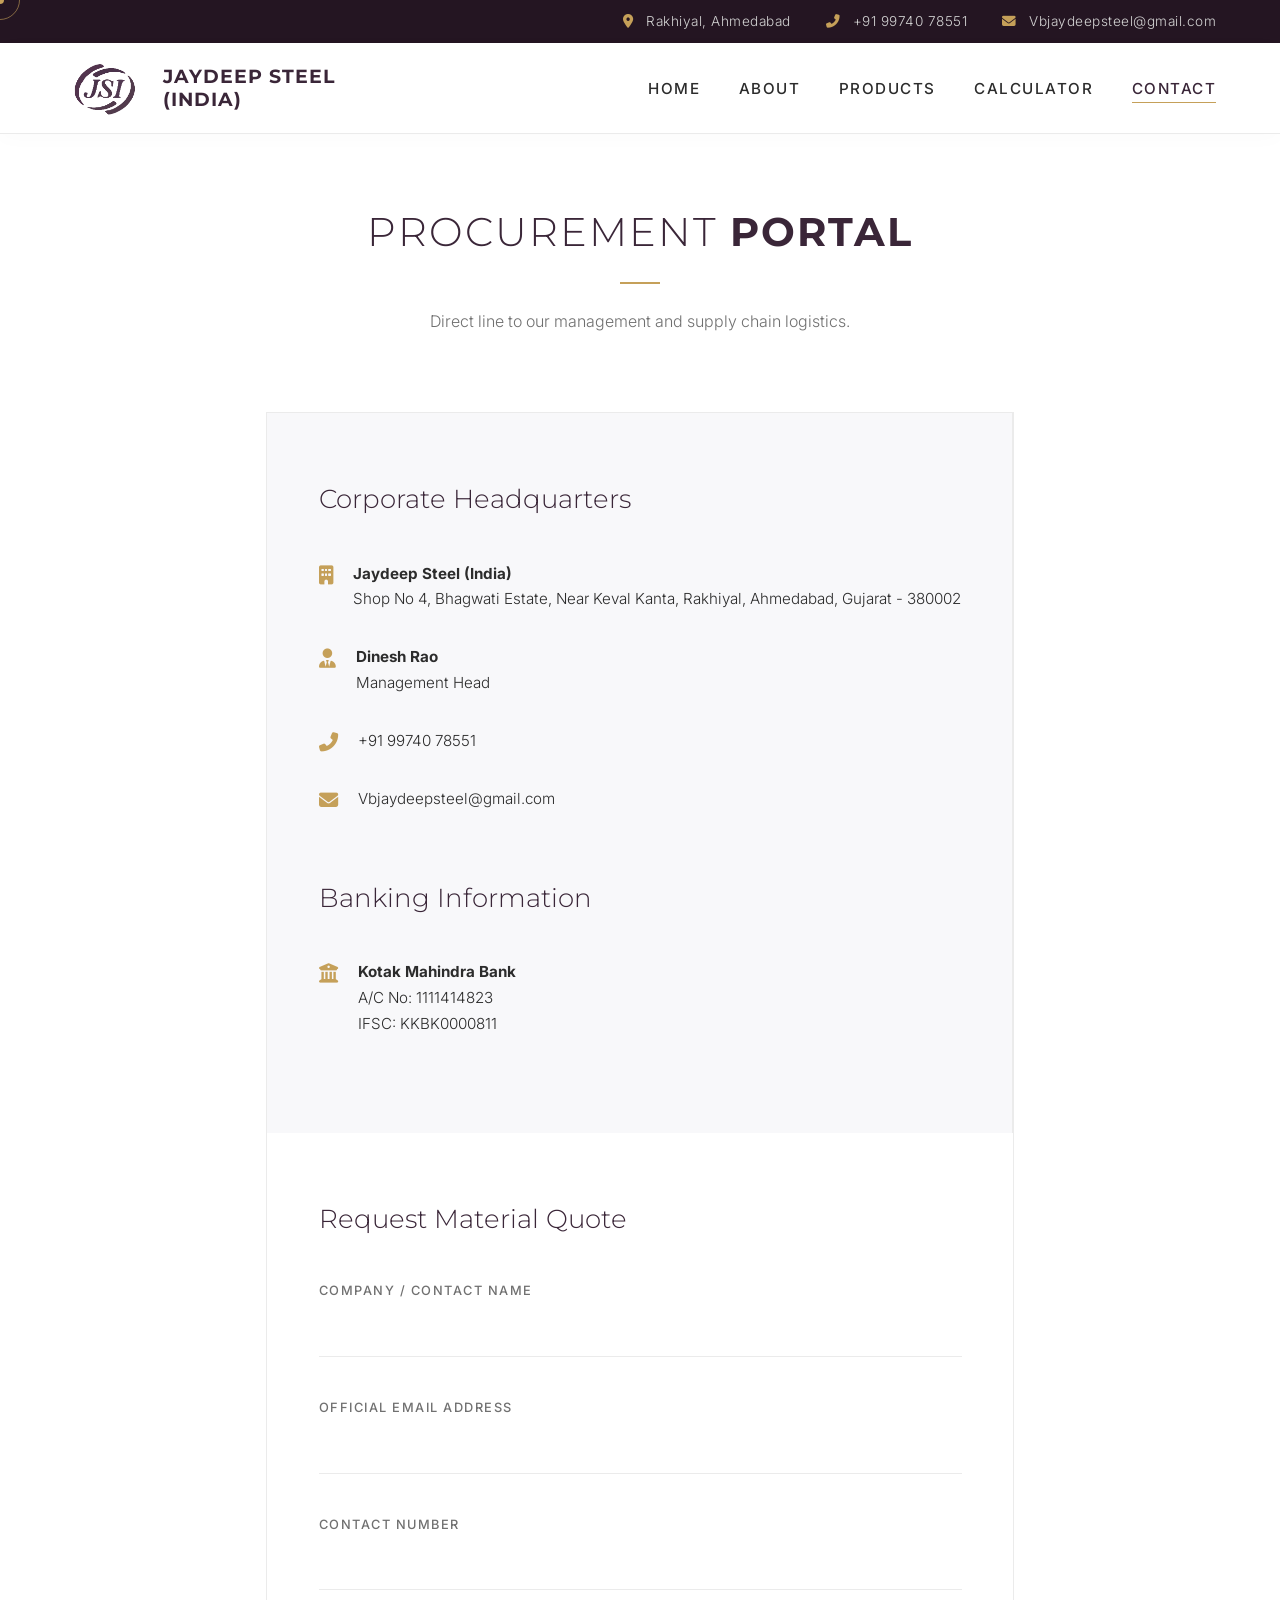
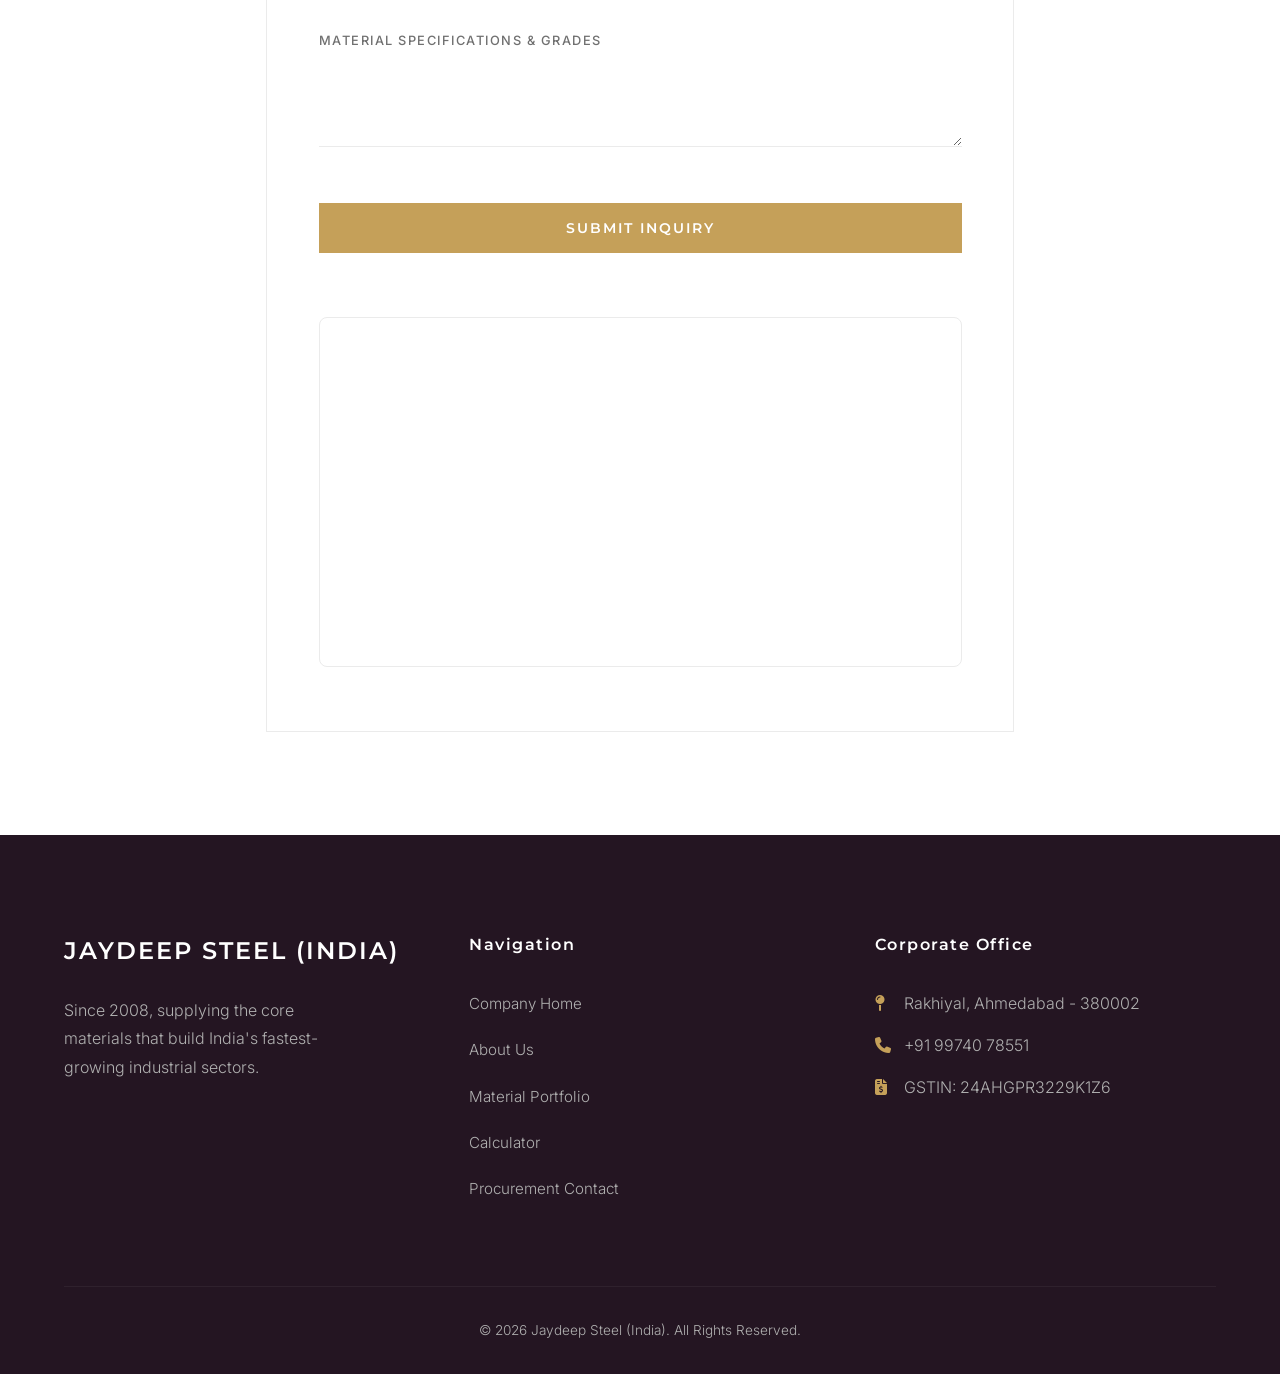
<file: contact.html>
<!DOCTYPE html>
<html lang="en">
<head>
    <meta charset="UTF-8">
    <meta name="viewport" content="width=device-width, initial-scale=1.0">
    <title>Contact & Procurement | Jaydeep Steel (India)</title>
    <link rel="stylesheet" href="https://cdnjs.cloudflare.com/ajax/libs/font-awesome/6.4.0/css/all.min.css">
    <link rel="stylesheet" href="styles.css">
</head>
<body>
    <div class="cursor-dot"></div>
    <div class="cursor-outline"></div>

    <div class="top-bar">
        <span><i class="fas fa-map-marker-alt"></i> Rakhiyal, Ahmedabad</span>
        <span><i class="fas fa-phone-alt"></i> +91 99740 78551</span>
        <span><i class="fas fa-envelope"></i> Vbjaydeepsteel@gmail.com</span>
    </div>

    <header>
        <nav>
            <a href="index.html" class="logo-link">
                <img src="edited-photo (1).png" alt="JSI Logo">
                <span class="logo-text">JAYDEEP STEEL<br>(INDIA)</span>
            </a>
            <div class="hamburger"><i class="fas fa-bars"></i></div>
            <ul class="nav-links">
                <li><a href="index.html">Home</a></li>
                <li><a href="about.html">About</a></li>
                <li><a href="products.html">Products</a></li> 
                <li><a href="calculator.html">Calculator</a></li>
                <li><a href="contact.html" class="active">Contact</a></li>
            </ul>
        </nav>
    </header>

    <section class="section" style="padding-top: 4rem;">
        <div class="section-header reveal visible">
            <h2 class="section-title">Procurement <strong>Portal</strong></h2>
            <div class="title-line"></div>
            <p style="color: var(--text-muted); font-weight: 300;">Direct line to our management and supply chain logistics.</p>
        </div>

        <div class="contact-layout reveal">
            <div class="contact-info-panel">
                <h3>Corporate Headquarters</h3>
                
                <div class="info-item">
                    <i class="fas fa-building"></i>
                    <p><strong>Jaydeep Steel (India)</strong><br>Shop No 4, Bhagwati Estate, Near Keval Kanta, Rakhiyal, Ahmedabad, Gujarat - 380002</p>
                </div>
                
                <div class="info-item">
                    <i class="fas fa-user-tie"></i>
                    <p><strong>Dinesh Rao</strong><br>Management Head</p>
                </div>

                <div class="info-item">
                    <i class="fas fa-phone-alt"></i>
                    <p>+91 99740 78551</p>
                </div>

                <div class="info-item">
                    <i class="fas fa-envelope"></i>
                    <p>Vbjaydeepsteel@gmail.com</p>
                </div>

                <h3 style="margin-top: 4rem;">Banking Information</h3>
                <div class="info-item">
                    <i class="fas fa-university"></i>
                    <p><strong>Kotak Mahindra Bank</strong><br>A/C No: 1111414823<br>IFSC: KKBK0000811</p>
                </div>
            </div>

            <div class="contact-form-panel">
                <h3 style="font-size: 1.6rem; margin-bottom: 2.5rem; font-weight: 300;">Request Material Quote</h3>
                <form action="#" method="POST">
                    <div class="input-group">
                        <label>Company / Contact Name</label>
                        <input type="text" id="name" required>
                    </div>
                    <div class="input-group">
                        <label>Official Email Address</label>
                        <input type="email" id="email" required>
                    </div>
                    <div class="input-group">
                        <label>Contact Number</label>
                        <input type="tel" id="phone" required>
                    </div>
                    <div class="input-group" style="margin-bottom: 3rem;">
                        <label>Material Specifications & Grades</label>
                        <textarea id="message" rows="3" required></textarea>
                    </div>
                    <button type="submit" class="btn" style="width: 100%; justify-content: center;">Submit Inquiry</button>
                </form>

                <!-- FIXED: Map iframe is now 100% width and perfectly fit to a stylish container -->
                <div class="reveal" style="margin-top: 4rem; border: 1px solid var(--border-light); height: 350px; border-radius: 8px; overflow: hidden; transition-delay: 0.3s;">
                    <iframe src="https://www.google.com/maps/embed?pb=!1m18!1m12!1m3!1d3672.300486501088!2d72.62933522090147!3d23.012736751922397!2m3!1f0!2f0!3f0!3m2!1i1024!2i768!4f13.1!3m3!1m2!1s0x395e8664d54fe27f%3A0x31b1de028f545609!2sJaydeep%20Steel%20India!5e0!3m2!1sen!2sin!4v1782139340809!5m2!1sen!2sin" width="100%" height="100%" style="border:0;" allowfullscreen="" loading="lazy"></iframe>
                </div>
            </div>
        </div>
    </section>

    <footer>
        <div class="footer-grid">
            <div class="footer-brand">
                <h2>JAYDEEP STEEL (INDIA)</h2>
                <p style="font-weight: 300; max-width: 300px; line-height: 1.8;">Since 2008, supplying the core materials that build India's fastest-growing industrial sectors.</p>
            </div>
            <div class="footer-col">
                <h4>Navigation</h4>
                <ul>
                    <li><a href="index.html">Company Home</a></li>
                    <li><a href="about.html">About Us</a></li>
                    <li><a href="products.html">Material Portfolio</a></li>
                    <li><a href="calculator.html">Calculator</a></li>
                    <li><a href="contact.html">Procurement Contact</a></li>
                </ul>
            </div>
            <div class="footer-col">
                <h4>Corporate Office</h4>
                <p style="margin-bottom: 15px; font-weight: 300;"><i class="fas fa-map-pin" style="color: var(--accent-gold); width: 25px;"></i> Rakhiyal, Ahmedabad - 380002</p>
                <p style="margin-bottom: 15px; font-weight: 300;"><i class="fas fa-phone" style="color: var(--accent-gold); width: 25px;"></i> +91 99740 78551</p>
                <p style="font-weight: 300;"><i class="fas fa-file-invoice-dollar" style="color: var(--accent-gold); width: 25px;"></i> GSTIN: 24AHGPR3229K1Z6</p>
            </div>
        </div>
        <div class="footer-bottom">
            <p>© 2026 Jaydeep Steel (India). All Rights Reserved.</p>
        </div>
    </footer>

    <script src="script.js"></script>
</body>
</html>
</file>
<file: styles.css>
/* styles.css - Elegant Luxury Corporate Theme (Hyper-Responsive) */
@import url('https://fonts.googleapis.com/css2?family=Inter:wght@300;400;500&family=Montserrat:wght@300;400;600;700&display=swap');

:root {
  --primary-plum: #3A2638; 
  --plum-dark: #241522;
  --accent-gold: #C5A059; 
  --accent-gold-hover: #A88646;
  --bg-main: #FFFFFF;
  --bg-alt: #F8F8FA;
  --text-dark: #2C2C2C;
  --text-muted: #707070;
  --text-light: #FFFFFF;
  --border-light: #EBEBEB;
}

* { margin: 0; padding: 0; box-sizing: border-box; }

body {
  font-family: 'Inter', sans-serif; background-color: var(--bg-main);
  color: var(--text-dark); line-height: 1.7; display: flex;
  flex-direction: column; min-height: 100vh; -webkit-font-smoothing: antialiased;
  overflow-x: hidden; 
}

h1, h2, h3, h4 { font-family: 'Montserrat', sans-serif; color: var(--primary-plum); font-weight: 600; }

.reveal { opacity: 0; transform: translateY(30px); transition: all 0.8s cubic-bezier(0.25, 0.46, 0.45, 0.94); }
.reveal.visible { opacity: 1; transform: translateY(0); }

/* Header & Navigation */
.top-bar {
  background: var(--plum-dark); color: #D3D3D3; font-size: 0.85rem;
  padding: 10px 5%; display: flex; justify-content: flex-end; gap: 35px;
  letter-spacing: 0.5px; font-weight: 300;
}
.top-bar i { color: var(--accent-gold); margin-right: 8px; }

header {
  background: rgba(255, 255, 255, 0.98); backdrop-filter: blur(8px);
  border-bottom: 1px solid var(--border-light); position: sticky; top: 0;
  z-index: 1000; box-shadow: 0 4px 20px rgba(0, 0, 0, 0.02);
}

nav {
  display: flex; justify-content: space-between; align-items: center;
  padding: clamp(10px, 2vw, 15px) 5%; max-width: 1400px; margin: 0 auto; position: relative;
}

.logo-link { display: flex; align-items: center; gap: clamp(10px, 2vw, 15px); text-decoration: none; }
.logo-link img { height: clamp(45px, 6vw, 60px); }
.logo-text { font-family: 'Montserrat', sans-serif; font-weight: 700; font-size: clamp(1rem, 2vw, 1.2rem); color: var(--primary-plum); letter-spacing: 1px; line-height: 1.2; }

.nav-links { list-style: none; display: flex; gap: clamp(1.5rem, 3vw, 3rem); }
.nav-links a {
  text-decoration: none; color: var(--text-dark); font-weight: 500; font-size: 0.95rem;
  letter-spacing: 1.5px; text-transform: uppercase; position: relative; padding: 5px 0;
  transition: color 0.3s ease;
}
.nav-links a::after { content: ''; position: absolute; width: 0; height: 1px; bottom: 0; left: 0; background-color: var(--accent-gold); transition: width 0.4s ease; }
.nav-links a:hover::after, .nav-links a.active::after { width: 100%; }
.nav-links a:hover, .nav-links a.active { color: var(--primary-plum); }

.hamburger { display: none; cursor: pointer; font-size: 1.8rem; color: var(--primary-plum); transition: transform 0.3s ease; }

/* Hero */
.hero { position: relative; height: clamp(60vh, 85vh, 900px); display: flex; align-items: center; padding: 0 5%; background: url('hero1.png') center/cover no-repeat; }
.hero::before { content: ''; position: absolute; top: 0; left: 0; width: 100%; height: 100%; background: linear-gradient(90deg, rgba(36, 21, 34, 0.9) 0%, rgba(58, 38, 56, 0.5) 100%); }
.hero-content { position: relative; z-index: 10; max-width: 800px; }
.hero-subtitle { color: var(--accent-gold); text-transform: uppercase; letter-spacing: 4px; font-size: clamp(0.8rem, 1.5vw, 0.9rem); font-weight: 600; margin-bottom: 15px; display: block; }
.hero h1 { font-size: clamp(2.2rem, 5vw + 1rem, 4rem); font-weight: 300; line-height: 1.15; color: var(--text-light); margin-bottom: 1.5rem; letter-spacing: -0.5px; }
.hero h1 strong { font-weight: 700; }
.hero p { font-size: clamp(1rem, 2vw, 1.1rem); color: #E0E0E0; margin-bottom: 3rem; font-weight: 300; max-width: 600px; line-height: 1.8; }

.btn {
  display: inline-flex; align-items: center; justify-content: center; gap: 12px; padding: clamp(12px, 2vw, 16px) clamp(24px, 4vw, 40px);
  background-color: var(--accent-gold); color: var(--text-light); text-decoration: none;
  font-family: 'Montserrat', sans-serif; font-weight: 600; text-transform: uppercase;
  letter-spacing: 2px; font-size: 0.85rem; border: 1px solid var(--accent-gold); transition: all 0.4s ease; cursor: pointer; text-align: center;
}
.btn:hover { background-color: transparent; color: var(--accent-gold); }

/* Layouts & Grids */
.section { padding: clamp(4rem, 8vw, 7rem) 5%; max-width: 1400px; margin: 0 auto; }
.bg-alt { background-color: var(--bg-alt); }
.section-header { text-align: center; margin-bottom: clamp(3rem, 6vw, 5rem); }
.section-title { font-size: clamp(1.8rem, 4vw, 2.5rem); margin-bottom: 1rem; font-weight: 300; text-transform: uppercase; letter-spacing: 2px; }
.section-title strong { font-weight: 700; }
.title-line { width: 40px; height: 2px; background-color: var(--accent-gold); margin: 0 auto 1.5rem; }
.grid { display: grid; grid-template-columns: repeat(auto-fit, minmax(280px, 1fr)); gap: clamp(2rem, 4vw, 3rem); }

/* Standard Cards */
.card { background: var(--bg-main); padding: clamp(2rem, 4vw, 3.5rem) clamp(1.5rem, 3vw, 2.5rem); border: 1px solid var(--border-light); transition: all 0.4s ease; text-align: left; }
.card:hover { border-color: var(--accent-gold); transform: translateY(-10px); box-shadow: 0 20px 40px rgba(0,0,0,0.06); }
.card-icon { font-size: clamp(1.8rem, 3vw, 2.2rem); color: var(--accent-gold); margin-bottom: 1.8rem; }
.card h3 { font-size: clamp(1.1rem, 2vw, 1.3rem); margin-bottom: 1rem; font-weight: 600; letter-spacing: 0.5px; }
.card p { color: var(--text-muted); font-weight: 300; font-size: 0.95rem; line-height: 1.8; }

/* Luxury Product Image Cards */
.product-card { background: var(--bg-main); border: 1px solid var(--border-light); transition: all 0.5s ease; text-align: left; display: flex; flex-direction: column; height: 100%; overflow: hidden; }
.product-card:hover, .product-card.scroll-focus { border-color: var(--accent-gold); transform: translateY(-10px); box-shadow: 0 20px 40px rgba(0,0,0,0.08); }
.product-img-container { width: 100%; aspect-ratio: 1 / 1; overflow: hidden; border-bottom: 3px solid var(--accent-gold); position: relative; background-color: var(--bg-alt); }
.product-img-container img { width: 100%; height: 100%; object-fit: cover; transition: transform 0.8s cubic-bezier(0.25, 0.46, 0.45, 0.94); }
.product-card:hover .product-img-container img, .product-card.scroll-focus .product-img-container img { transform: scale(1.12); }
.product-content { padding: clamp(1.5rem, 3vw, 2.5rem) clamp(1.2rem, 3vw, 2rem); flex-grow: 1; }
.product-content h3 { font-size: clamp(1.1rem, 2vw, 1.25rem); margin-bottom: 0.8rem; font-weight: 600; letter-spacing: 0.5px; color: var(--primary-plum); }
.product-content p { color: var(--text-muted); font-weight: 300; font-size: 0.95rem; line-height: 1.7; }
.spec-highlight { display: inline-block; margin-top: 15px; font-size: 0.8rem; text-transform: uppercase; letter-spacing: 1px; color: var(--text-dark); font-weight: 500; border-top: 1px solid var(--border-light); padding-top: 10px; width: 100%; }

/* Layout Splits */
.contact-layout, .split-content { display: grid; grid-template-columns: repeat(auto-fit, minmax(min(100%, 450px), 1fr)); gap: clamp(3rem, 5vw, 5rem); align-items: center; }
.contact-layout { background: var(--bg-main); border: 1px solid var(--border-light); gap: 0; }
.contact-info-panel { background: var(--bg-alt); padding: clamp(3rem, 5vw, 5rem) clamp(2rem, 4vw, 4rem); border-right: 1px solid var(--border-light); height: 100%; }
.contact-info-panel h3 { font-size: clamp(1.3rem, 3vw, 1.6rem); margin-bottom: 2.5rem; font-weight: 300; }
.info-item { display: flex; align-items: flex-start; gap: 20px; margin-bottom: 2rem; }
.info-item i { color: var(--accent-gold); font-size: 1.2rem; margin-top: 5px; }
.info-item p { color: var(--text-dark); font-size: 0.95rem; font-weight: 300; }
.contact-form-panel { padding: clamp(3rem, 5vw, 5rem) clamp(2rem, 4vw, 4rem); }
.input-group { margin-bottom: 2.5rem; }
.input-group label { display: block; font-size: 0.8rem; text-transform: uppercase; letter-spacing: 1.5px; color: var(--text-muted); margin-bottom: 10px; font-weight: 500;}
.input-group input, .input-group textarea { width: 100%; padding: 12px 0; border: none; border-bottom: 1px solid var(--border-light); background: transparent; outline: none; font-size: 1rem; font-family: 'Inter', sans-serif; transition: border-color 0.3s; }
.input-group input:focus, .input-group textarea:focus { border-bottom-color: var(--accent-gold); }

/* Dark Sections & CTA Banner */
.dark-section { background-color: var(--plum-dark); color: var(--text-light); }
.dark-section .section-title, .dark-section .card h3 { color: var(--text-light); }
.dark-section .card { background: rgba(255, 255, 255, 0.03); border-color: rgba(255, 255, 255, 0.1); }
.dark-section .card p { color: #B0B0B0; }
.dark-section .card:hover { border-color: var(--accent-gold); background: rgba(255, 255, 255, 0.06); }
.cta-banner { text-align: center; padding: clamp(5rem, 10vw, 8rem) 5%; background: linear-gradient(rgba(36, 21, 34, 0.9), rgba(58, 38, 56, 0.95)), url('hero1.jpg') center/cover fixed; color: #fff; }
.cta-banner h2 { color: #fff; font-size: clamp(2rem, 5vw, 3rem); margin-bottom: 1.5rem; }
.cta-banner p { font-size: clamp(1rem, 2vw, 1.15rem); color: #E0E0E0; margin-bottom: 3rem; font-weight: 300; max-width: 650px; margin-left: auto; margin-right: auto; line-height: 1.8; }

/* Calculator Specific Styles */
.calculator-container { display: grid; grid-template-columns: 1.5fr 1fr; background: var(--bg-main); border: 1px solid var(--border-light); box-shadow: 0 20px 50px rgba(0,0,0,0.05); }
.calc-panel { padding: clamp(3rem, 5vw, 4rem); }
.inputs-panel { background: #fff; }
.result-panel { background: var(--plum-dark); color: #fff; display: flex; flex-direction: column; justify-content: center; align-items: center; text-align: center; border-left: 1px solid var(--border-light); }
.select-wrapper { position: relative; width: 100%; }
.select-wrapper select { width: 100%; padding: 12px 0; border: none; border-bottom: 1px solid var(--border-light); background: transparent; outline: none; font-size: 1rem; font-family: 'Inter', sans-serif; color: var(--text-dark); appearance: none; cursor: pointer; transition: border-color 0.3s; }
.select-wrapper select:focus { border-bottom-color: var(--accent-gold); }
.select-wrapper i { position: absolute; right: 0; top: 50%; transform: translateY(-50%); color: var(--accent-gold); pointer-events: none; }
.weight-display { background: rgba(0,0,0,0.3); padding: 2rem; border-radius: 8px; border: 1px solid rgba(197, 160, 89, 0.3); width: 100%; margin-top: 1rem; }
#final-weight { font-size: clamp(3rem, 5vw, 4.5rem); font-weight: 700; font-family: 'Montserrat', sans-serif; color: #fff; letter-spacing: -1px; }
.weight-display .unit { font-size: 1.2rem; color: var(--accent-gold); margin-left: 5px; font-weight: 600; }

/* Shape Visualizer SVG Styles - Technical Drafting Edition */
.shape-visualizer { 
  display: flex; 
  justify-content: center; 
  align-items: center; 
  margin: 1.5rem 0 2.5rem 0; 
  padding: 1.5rem; 
  background-color: var(--bg-alt); 
  border: 1px dashed var(--accent-gold); 
  border-radius: 8px; 
  height: 160px; 
}
.shape-svg { 
  width: 130px; 
  height: 130px; 
  transition: opacity 0.3s ease; 
}

/* Footer */
footer { background: var(--plum-dark); color: #B0B0B0; padding: clamp(4rem, 8vw, 6rem) 5% 2rem; margin-top: auto; }
.footer-grid { display: grid; grid-template-columns: repeat(auto-fit, minmax(250px, 1fr)); gap: clamp(3rem, 5vw, 5rem); max-width: 1400px; margin: 0 auto; }
.footer-brand h2 { color: var(--text-light); font-size: 1.5rem; letter-spacing: 2px; margin-bottom: 1.5rem; }
.footer-col h4 { color: var(--text-light); font-size: 1rem; margin-bottom: 2rem; letter-spacing: 1.5px; }
.footer-col ul { list-style: none; }
.footer-col ul li { margin-bottom: 1.2rem; }
.footer-col ul li a { color: #B0B0B0; text-decoration: none; transition: color 0.3s; font-size: 0.95rem; font-weight: 300; }
.footer-col ul li a:hover { color: var(--accent-gold); }
.footer-bottom { text-align: center; margin-top: clamp(3rem, 5vw, 5rem); padding-top: 2rem; border-top: 1px solid rgba(255,255,255,0.05); font-size: 0.85rem; font-weight: 300; }

/* Custom Cursor */
@media (hover: hover) and (pointer: fine) {
  body, a, button, .product-card, .hamburger, input, textarea, select { cursor: none !important; }
  .cursor-dot, .cursor-outline { position: fixed; top: 0; left: 0; transform: translate(-50%, -50%); border-radius: 50%; z-index: 9999; pointer-events: none; }
  .cursor-dot { width: 8px; height: 8px; background-color: var(--accent-gold); }
  .cursor-outline { width: 40px; height: 40px; border: 1px solid rgba(197, 160, 89, 0.6); transition: width 0.2s ease, height 0.2s ease, background-color 0.2s ease, border-color 0.2s ease; }
  .cursor-outline.hover { width: 70px; height: 70px; background-color: rgba(197, 160, 89, 0.1); border-color: transparent; }
}

/* ==================================================
   MOBILE QUERIES (Sticky App Footer for Calculator)
   ================================================== */
@media (max-width: 992px) {
  .top-bar, .cursor-dot, .cursor-outline { display: none; }
  .hamburger { display: block; }
  
  /* Soft Slide Menu Animation */
  .nav-links {
    position: absolute; top: 100%; left: 0; width: 100%;
    background: #fff; padding: 2rem 0; text-align: center; 
    box-shadow: 0 15px 30px rgba(0,0,0,0.1); border-top: 1px solid var(--border-light);
    display: flex; flex-direction: column; opacity: 0; visibility: hidden;
    transform: translateY(-20px); transition: all 0.4s cubic-bezier(0.25, 0.46, 0.45, 0.94);
  }
  .nav-links.active { opacity: 1; visibility: visible; transform: translateY(0); }
  
  .contact-info-panel { border-right: none; border-bottom: 1px solid var(--border-light); }
  .split-content > div:nth-child(2) { min-height: 350px; } 

  /* --- STICKY MOBILE CALCULATOR FOOTER --- */
  .calculator-container { display: block; }
  
  /* Add padding so inputs don't hide behind the floating bar */
  .inputs-panel { padding: 2rem 5% 180px 5%; }
  
  /* Lock the result to the bottom of the screen */
  .result-panel { 
    position: fixed; 
    bottom: 0; 
    left: 0; 
    width: 100%; 
    border-left: none; 
    border-top: 3px solid var(--accent-gold); 
    padding: 15px 5%;
    flex-direction: row;
    flex-wrap: wrap;
    justify-content: space-between;
    align-items: center;
    z-index: 9999;
    box-shadow: 0 -10px 30px rgba(0,0,0,0.4);
  }
  
  /* Hide the large icons and text to save space on mobile */
  .result-panel .fa-balance-scale, 
  .result-panel h3, 
  .result-panel p { display: none; }
  
  /* Compact layout for the unit toggle and weight */
  .unit-toggle { margin: 0; padding: 4px; order: 1; }
  .unit-toggle label { padding: 6px 12px; font-size: 0.75rem; }
  
  .weight-display { 
    margin: 0; padding: 0; border: none; background: transparent; 
    width: auto; order: 2; text-align: right; 
  }
  #final-weight { font-size: 2.2rem; }
  
  /* Format the quote button for the sticky bar */
  .result-panel .btn { 
    width: 100%; order: 3; margin-top: 15px; padding: 12px; 
    background: var(--accent-gold) !important; color: #fff !important; 
  }
}
@media (max-width: 480px) {
  .btn { width: 100%; padding: 15px 20px; }
  .footer-brand > div { flex-direction: column; gap: 10px; }
}
/* Unit Toggle Pill Styling */
.unit-toggle {
  display: flex;
  gap: 5px;
  margin-bottom: 1rem;
  background: rgba(0, 0, 0, 0.3);
  padding: 6px;
  border-radius: 6px;
  border: 1px solid rgba(197, 160, 89, 0.2);
}

.unit-toggle input[type="radio"] {
  display: none; /* Hide default radio buttons */
}

.unit-toggle label {
  padding: 6px 18px;
  color: #A0AEC0;
  font-size: 0.85rem;
  font-weight: 600;
  cursor: pointer;
  border-radius: 4px;
  transition: all 0.3s ease;
  font-family: 'Montserrat', sans-serif;
  letter-spacing: 1px;
}

.unit-toggle input[type="radio"]:checked + label {
  background: var(--accent-gold);
  color: #fff;
  box-shadow: 0 4px 10px rgba(197, 160, 89, 0.3);
}
</file>
